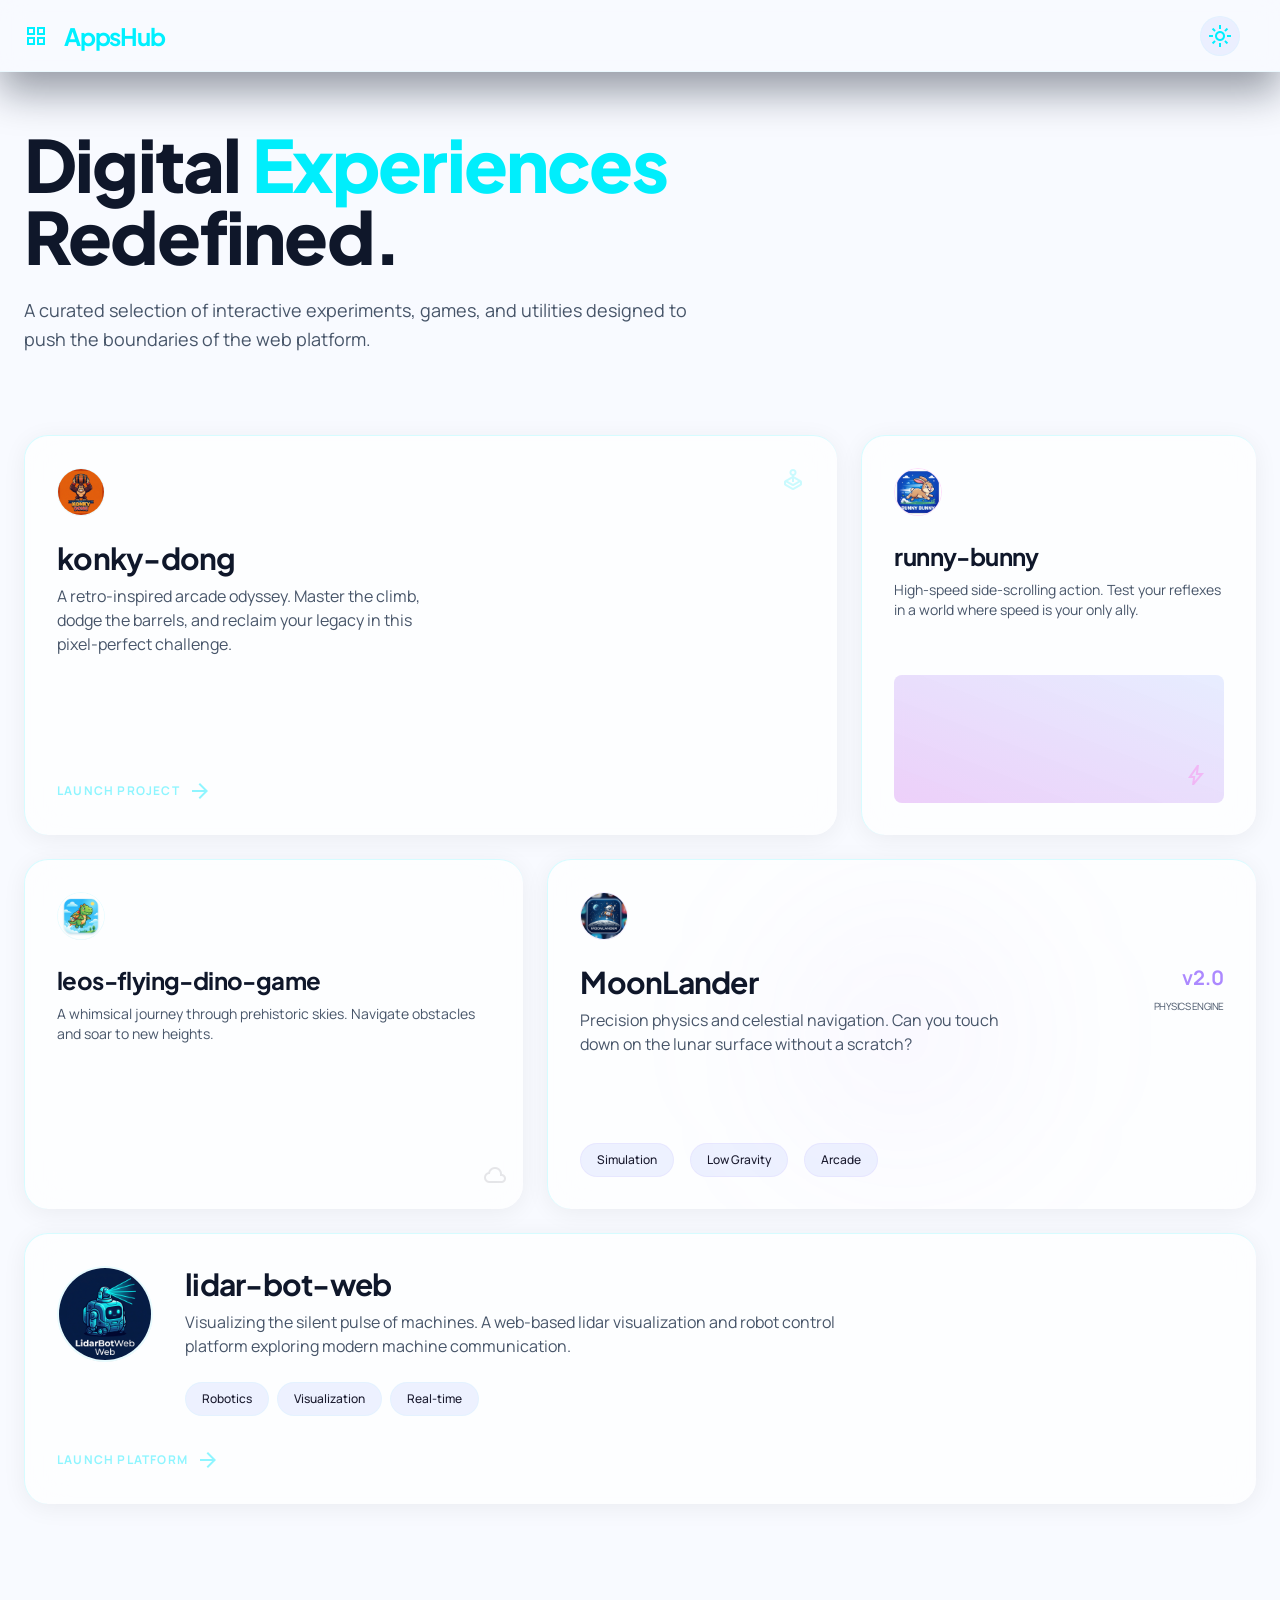
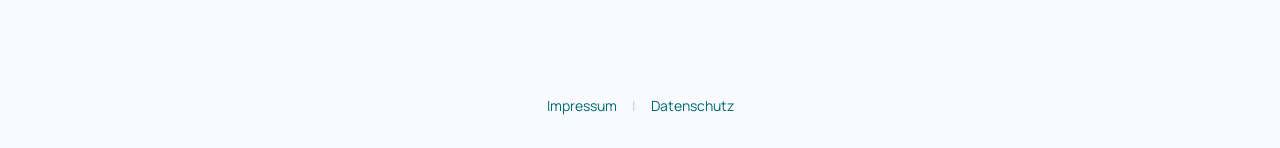
<file: index.html>
<!DOCTYPE html>
<html class="dark" lang="de">
<head>
<meta charset="utf-8"/>
<meta content="width=device-width, initial-scale=1.0" name="viewport"/>
<title>AppsHub – Game Gallery</title>
<meta name="description" content="A curated gallery of interactive web games and experiments by smeraner. Play Konky Dong, Runny Bunny, Leo's Flying Dino Game, and MoonLander directly in your browser.">
<!-- All resources self-hosted — zero external requests for GDPR compliance -->
<link rel="stylesheet" href="style.css">
<link rel="stylesheet" href="fonts.css">
<link rel="manifest" href="manifest.json">
<link rel="icon" type="image/x-icon" href="favicon.ico">
<link rel="icon" type="image/png" sizes="32x32" href="assets/favicon.png">
<link rel="apple-touch-icon" href="assets/favicon.png">
<meta name="theme-color" content="#060e20">
<script>
    if ('serviceWorker' in navigator) {
        window.addEventListener('load', () => {
            navigator.serviceWorker.register('sw.js');
        });
    }

    // OS preference for dark mode
    if (localStorage.theme === 'dark' || (!('theme' in localStorage) && window.matchMedia('(prefers-color-scheme: dark)').matches)) {
        document.documentElement.classList.add('dark');
    } else {
        document.documentElement.classList.remove('dark');
    }

    function toggleTheme() {
        const icon = document.getElementById('theme-icon');
        if (document.documentElement.classList.contains('dark')) {
            document.documentElement.classList.remove('dark');
            localStorage.theme = 'light';
            if (icon) icon.textContent = 'dark_mode';
        } else {
            document.documentElement.classList.add('dark');
            localStorage.theme = 'dark';
            if (icon) icon.textContent = 'light_mode';
        }
    }
</script>
<style>
    body {
        background-color: #060e20;
        color: #dee5ff;
        font-family: 'Manrope', sans-serif;
        overflow-x: hidden;
        min-height: max(884px, 100dvh);
    }
    .glass-card {
        background: rgba(15, 25, 48, 0.6);
        backdrop-filter: blur(20px);
        border-top: 1px solid rgba(143, 245, 255, 0.1);
        border-left: 1px solid rgba(143, 245, 255, 0.1);
    }
    /* Light mode overrides */
    html:not(.dark) body {
        background-color: #f8faff;
        color: #1a1a2e;
    }
    html:not(.dark) .glass-card {
        background: rgba(255, 255, 255, 0.7);
        border-top: 1px solid rgba(0, 240, 255, 0.15);
        border-left: 1px solid rgba(0, 240, 255, 0.15);
        box-shadow: 0 4px 24px rgba(0, 0, 0, 0.06);
    }
    html:not(.dark) .text-on-surface,
    html:not(.dark) .font-headline { color: #0f172a; }
    html:not(.dark) .text-on-surface-variant { color: #475569; }
    html:not(.dark) header { background: rgba(248, 250, 255, 0.7) !important; }
    html:not(.dark) nav { background: rgba(248, 250, 255, 0.85) !important; }
    html:not(.dark) .bg-surface-container-high { background: rgba(226, 232, 255, 0.6); }
    html:not(.dark) .bg-surface-container-highest { background: rgba(210, 220, 255, 0.5); }
    html:not(.dark) footer { color: #475569; }
    html:not(.dark) footer a { color: #006a71; }
</style>
</head>
<body class="min-h-screen selection:bg-primary selection:text-on-primary">
<!-- TopAppBar Shell -->
<header class="fixed top-0 w-full z-50 flex justify-between items-center px-6 py-4 bg-[#060e20]/60 backdrop-blur-md shadow-[0_20px_40px_rgba(6,14,32,0.4)]">
<div class="flex items-center gap-4">
<span class="material-symbols-outlined text-[#00F0FF] text-2xl">grid_view</span>
<h1 class="font-['Plus_Jakarta_Sans'] tracking-tighter text-2xl font-bold text-[#00F0FF]">AppsHub</h1>
</div>
<button id="theme-toggle" onclick="toggleTheme()" aria-label="Farbschema wechseln" class="ml-auto mr-4 w-10 h-10 rounded-full flex items-center justify-center bg-surface-container-high border border-primary/10 active:scale-95 transition-transform text-[#00F0FF]">
    <span id="theme-icon" class="material-symbols-outlined">light_mode</span>
</button>
<div class="absolute bottom-0 left-0 right-0 bg-gradient-to-b from-[#00F0FF]/10 to-transparent h-[1px]"></div>
</header>
<main class="pt-32 pb-40 px-6 max-w-7xl mx-auto">
<!-- Hero Section -->
<section class="mb-20 text-center md:text-left">
<h2 class="font-headline text-5xl md:text-7xl font-extrabold tracking-tight mb-6 text-on-surface">
                Digital <span class="text-primary-fixed">Experiences</span><br/>Redefined.
            </h2>
<p class="font-body text-on-surface-variant text-lg max-w-2xl leading-relaxed">
                A curated selection of interactive experiments, games, and utilities designed to push the boundaries of the web platform.
            </p>
</section>
<!-- Project Grid (Asymmetrical Bento-inspired Layout) -->
<div class="grid grid-cols-1 md:grid-cols-12 gap-6">
<!-- Card 1: konky-dong -->
<a id="card-konky-dong" class="md:col-span-8 group relative overflow-hidden glass-card rounded-xl p-8 flex flex-col justify-between min-h-[400px] transition-all duration-500 hover:shadow-[0_0_50px_rgba(0,240,255,0.15)] active:scale-[0.98]" href="https://smeraner.github.io/konky-dong">
<div class="absolute top-0 right-0 p-8">
<span class="material-symbols-outlined text-primary-fixed text-6xl opacity-20 group-hover:opacity-40 transition-opacity">joystick</span>
</div>
<div class="relative z-10">
<div class="w-12 h-12 rounded-full flex items-center justify-center mb-6 overflow-hidden">
<img src="assets/konky_dong_icon_1775982414871.png" alt="konky-dong" class="w-full h-full object-cover shadow-lg border border-primary/20 rounded-full" loading="lazy">
</div>
<h3 class="font-headline text-3xl font-bold text-on-surface mb-2 tracking-tight">konky-dong</h3>
<p class="font-body text-on-surface-variant max-w-sm">A retro-inspired arcade odyssey. Master the climb, dodge the barrels, and reclaim your legacy in this pixel-perfect challenge.</p>
</div>
<div class="flex items-center gap-2 text-primary font-bold tracking-widest text-xs uppercase pt-8">
<span>Launch Project</span>
<span class="material-symbols-outlined text-sm">arrow_forward</span>
</div>
<div class="absolute inset-0 bg-gradient-to-br from-primary/5 to-transparent opacity-0 group-hover:opacity-100 transition-opacity"></div>
</a>
<!-- Card 2: runny-bunny -->
<a id="card-runny-bunny" class="md:col-span-4 group relative overflow-hidden glass-card rounded-xl p-8 flex flex-col justify-between min-h-[400px] transition-all duration-500 hover:shadow-[0_0_50px_rgba(255,89,227,0.15)] active:scale-[0.98]" href="https://smeraner.github.io/runny-bunny">
<div class="relative z-10">
<div class="w-12 h-12 rounded-full flex items-center justify-center mb-6 overflow-hidden">
<img src="assets/runny_bunny_icon_1775982430842.png" alt="runny-bunny" class="w-full h-full object-cover shadow-lg border border-secondary/20 rounded-full" loading="lazy">
</div>
<h3 class="font-headline text-2xl font-bold text-on-surface mb-2 tracking-tight">runny-bunny</h3>
<p class="font-body text-on-surface-variant text-sm">High-speed side-scrolling action. Test your reflexes in a world where speed is your only ally.</p>
</div>
<div class="relative mt-8 h-32 rounded-lg bg-surface-container-highest overflow-hidden">
<div class="absolute inset-0 bg-gradient-to-tr from-secondary/20 to-transparent"></div>
<span class="absolute bottom-4 right-4 material-symbols-outlined text-secondary/30 text-4xl">bolt</span>
</div>
<div class="absolute inset-0 bg-gradient-to-br from-secondary/5 to-transparent opacity-0 group-hover:opacity-100 transition-opacity"></div>
</a>
<!-- Card 3: leos-flying-dino-game -->
<a id="card-leos-dino" class="md:col-span-5 group relative overflow-hidden glass-card rounded-xl p-8 flex flex-col justify-between min-h-[350px] transition-all duration-500 hover:shadow-[0_0_50px_rgba(143,245,255,0.1)] active:scale-[0.98]" href="https://smeraner.github.io/leos-flying-dino-game">
<div class="relative z-10">
<div class="w-12 h-12 rounded-full flex items-center justify-center mb-6 overflow-hidden">
<img src="assets/leos_dino_icon_1775982445099.png" alt="leos-flying-dino-game" class="w-full h-full object-cover shadow-lg border border-primary/20 rounded-full" loading="lazy">
</div>
<h3 class="font-headline text-2xl font-bold text-on-surface mb-2 tracking-tight">leos-flying-dino-game</h3>
<p class="font-body text-on-surface-variant text-sm">A whimsical journey through prehistoric skies. Navigate obstacles and soar to new heights.</p>
</div>
<div class="absolute bottom-0 right-0 opacity-10 group-hover:opacity-20 transition-opacity p-4">
<span class="material-symbols-outlined text-9xl">cloud</span>
</div>
</a>
<!-- Card 4: MoonLander -->
<a id="card-moonlander" class="md:col-span-7 group relative overflow-hidden glass-card rounded-xl p-8 flex flex-col justify-between min-h-[350px] transition-all duration-500 hover:shadow-[0_0_50px_rgba(177,144,255,0.15)] active:scale-[0.98]" href="https://smeraner.github.io/MoonLander">
<div class="absolute top-0 right-0 w-full h-full">
<div class="absolute top-1/2 left-1/2 -translate-x-1/2 -translate-y-1/2 w-64 h-64 bg-tertiary/5 rounded-full blur-[80px]"></div>
</div>
<div class="relative z-10">
<div class="w-12 h-12 rounded-full flex items-center justify-center mb-6 overflow-hidden">
<img src="assets/moonlander_icon_1775982461334.png" alt="MoonLander" class="w-full h-full object-cover shadow-lg border border-tertiary/20 rounded-full" loading="lazy">
</div>
<div class="flex justify-between items-start">
<div>
<h3 class="font-headline text-3xl font-bold text-on-surface mb-2 tracking-tight">MoonLander</h3>
<p class="font-body text-on-surface-variant max-w-md">Precision physics and celestial navigation. Can you touch down on the lunar surface without a scratch?</p>
</div>
<div class="hidden sm:block text-right">
<span class="block text-tertiary font-bold text-xl">v2.0</span>
<span class="text-on-surface-variant text-[10px] uppercase tracking-tighter">Physics Engine</span>
</div>
</div>
</div>
<div class="relative z-10 flex gap-4 pt-6 overflow-hidden">
<div class="px-4 py-2 rounded-full bg-surface-container-high text-xs font-medium border border-tertiary/10">Simulation</div>
<div class="px-4 py-2 rounded-full bg-surface-container-high text-xs font-medium border border-tertiary/10">Low Gravity</div>
<div class="px-4 py-2 rounded-full bg-surface-container-high text-xs font-medium border border-tertiary/10">Arcade</div>
</div>
</a>
<!-- Card 5: lidar-bot-web -->
<a id="card-lidar-bot-web" class="md:col-span-12 group relative overflow-hidden glass-card rounded-xl p-8 flex flex-col justify-between min-h-[300px] transition-all duration-500 hover:shadow-[0_0_50px_rgba(0,240,255,0.15)] active:scale-[0.98]" href="https://smeraner.github.io/lidar-bot-web">
<div class="relative z-10 flex flex-col md:flex-row gap-8 items-center md:items-start text-center md:text-left">
<div class="w-24 h-24 rounded-full flex-shrink-0 flex items-center justify-center overflow-hidden">
<img src="assets/lidar-bot-web_icon.png" alt="lidar-bot-web" class="w-full h-full object-cover shadow-lg border-2 border-primary/20 rounded-full" loading="lazy">
</div>
<div class="relative z-10">
<h3 class="font-headline text-3xl font-bold text-on-surface mb-2 tracking-tight">lidar-bot-web</h3>
<p class="font-body text-on-surface-variant max-w-2xl">Visualizing the silent pulse of machines. A web-based lidar visualization and robot control platform exploring modern machine communication.</p>
<div class="mt-6 flex flex-wrap gap-2 justify-center md:justify-start">
<div class="px-4 py-2 rounded-full bg-surface-container-high text-xs font-medium border border-primary/10">Robotics</div>
<div class="px-4 py-2 rounded-full bg-surface-container-high text-xs font-medium border border-primary/10">Visualization</div>
<div class="px-4 py-2 rounded-full bg-surface-container-high text-xs font-medium border border-primary/10">Real-time</div>
</div>
</div>
</div>
<div class="flex items-center gap-2 text-primary font-bold tracking-widest text-xs uppercase pt-8">
<span>Launch Platform</span>
<span class="material-symbols-outlined text-sm">arrow_forward</span>
</div>
<div class="absolute inset-0 bg-gradient-to-br from-primary/5 to-transparent opacity-0 group-hover:opacity-100 transition-opacity"></div>
</a>
</div>
</main>

<!-- Footer with legal links -->
<footer class="text-center py-8 px-6 text-sm text-on-surface-variant font-body" style="font-family: 'Manrope', sans-serif;">
  <a href="impressum.html" class="text-primary-dim hover:underline mx-3">Impressum</a>
  <span class="opacity-30">|</span>
  <a href="datenschutz.html" class="text-primary-dim hover:underline mx-3">Datenschutz</a>
</footer>
</body>
</html>
</file>
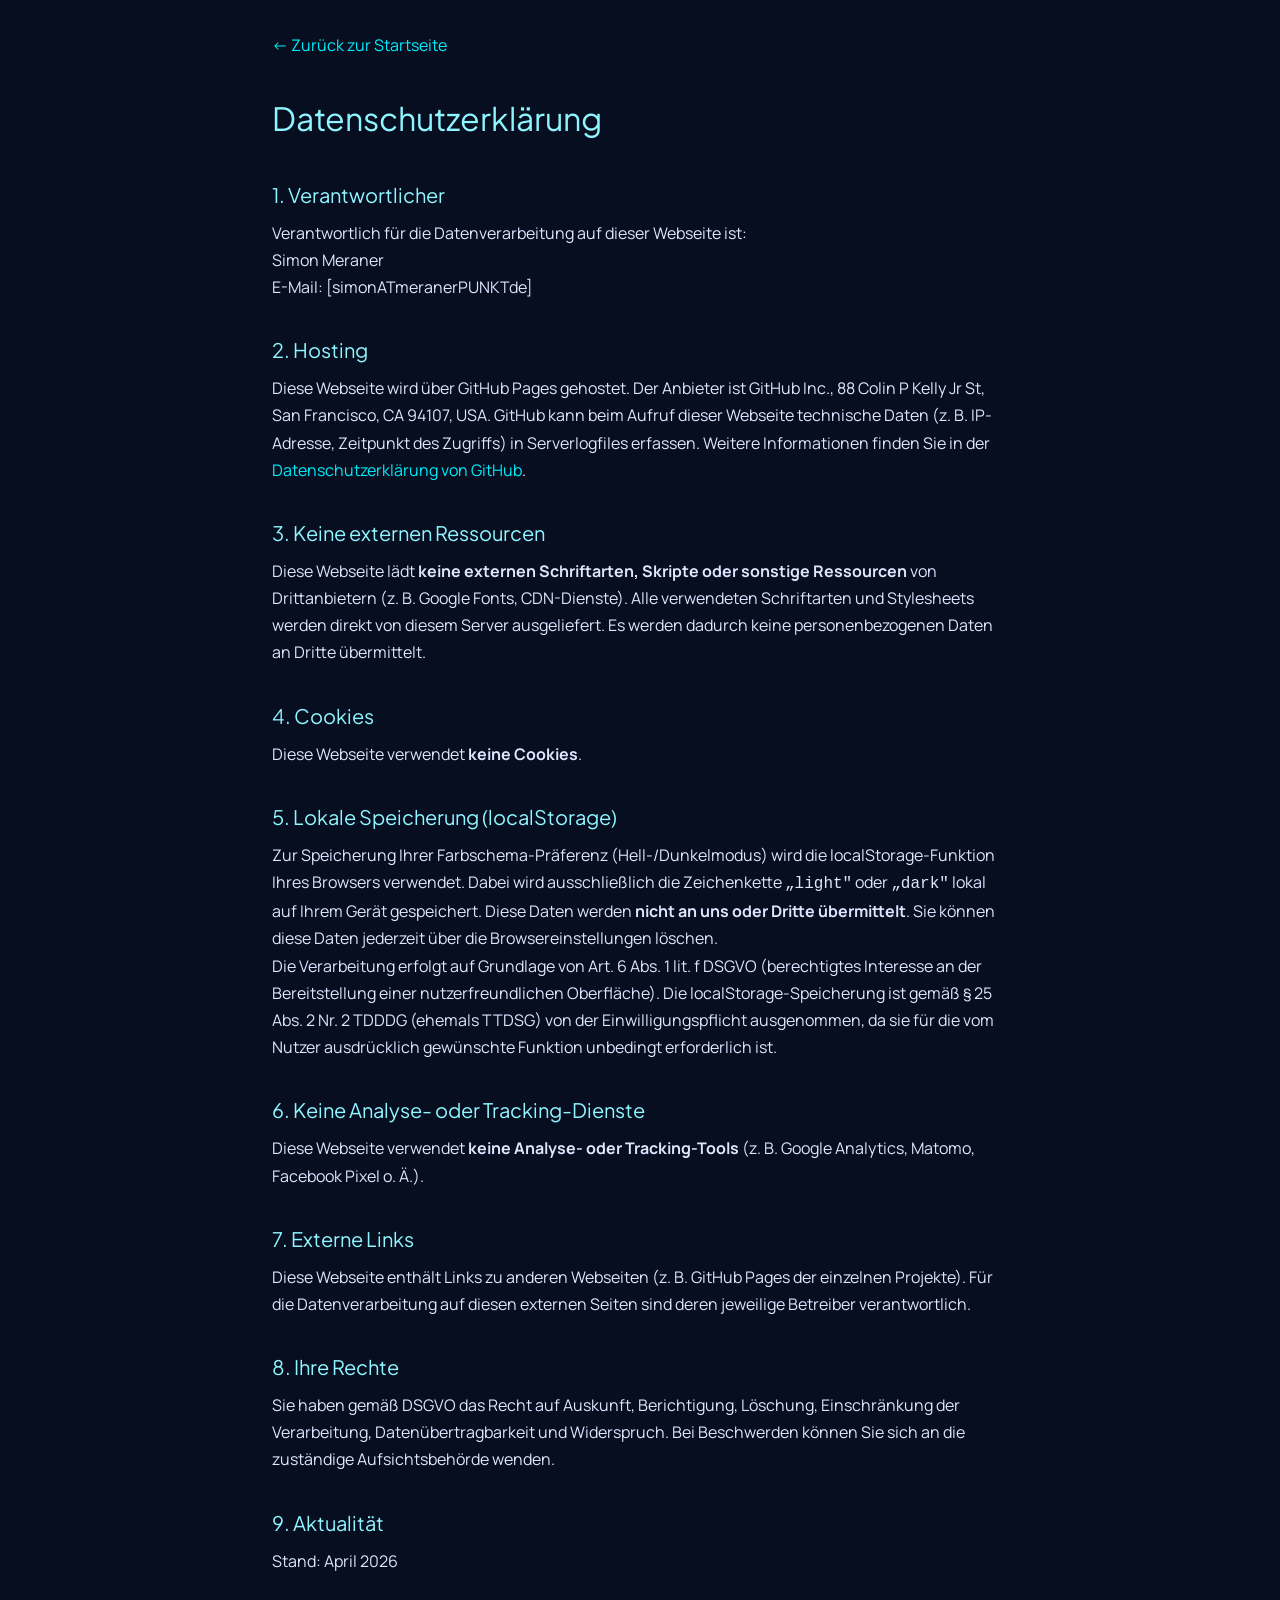
<file: datenschutz.html>
<!DOCTYPE html>
<html lang="de">

<head>
  <meta charset="utf-8" />
  <meta content="width=device-width, initial-scale=1.0" name="viewport" />
  <title>Datenschutzerklärung – AppsHub</title>
  <link rel="stylesheet" href="style.css">
  <link rel="stylesheet" href="fonts.css">
  <link rel="icon" type="image/x-icon" href="favicon.ico">
  <link rel="icon" type="image/png" sizes="32x32" href="assets/favicon.png">
  <link rel="apple-touch-icon" href="assets/favicon.png">
  <style>
    body {
      background-color: #060e20;
      color: #dee5ff;
      font-family: 'Manrope', sans-serif;
      padding: 2rem;
      max-width: 800px;
      margin: 0 auto;
      line-height: 1.7;
    }

    h1,
    h2 {
      font-family: 'Plus Jakarta Sans', sans-serif;
      color: #8ff5ff;
    }

    h1 {
      font-size: 2rem;
      margin-bottom: 1.5rem;
    }

    h2 {
      font-size: 1.25rem;
      margin-top: 2rem;
      margin-bottom: 0.5rem;
    }

    a {
      color: #00eefc;
    }

    .back {
      display: inline-block;
      margin-bottom: 2rem;
      text-decoration: none;
    }
  </style>
</head>

<body>
  <a class="back" href="index.html">← Zurück zur Startseite</a>
  <h1>Datenschutzerklärung</h1>

  <h2>1. Verantwortlicher</h2>
  <p>
    Verantwortlich für die Datenverarbeitung auf dieser Webseite ist:<br>
    Simon Meraner<br>
    E-Mail: [simonATmeranerPUNKTde]
  </p>

  <h2>2. Hosting</h2>
  <p>
    Diese Webseite wird über GitHub Pages gehostet. Der Anbieter ist GitHub Inc., 88 Colin P Kelly Jr St, San Francisco,
    CA 94107, USA. GitHub kann beim Aufruf dieser Webseite technische Daten (z.&nbsp;B. IP-Adresse, Zeitpunkt des
    Zugriffs) in Serverlogfiles erfassen. Weitere Informationen finden Sie in der
    <a href="https://docs.github.com/en/site-policy/privacy-policies/github-general-privacy-statement"
      rel="noopener noreferrer" target="_blank">Datenschutzerklärung von GitHub</a>.
  </p>

  <h2>3. Keine externen Ressourcen</h2>
  <p>
    Diese Webseite lädt <strong>keine externen Schriftarten, Skripte oder sonstige Ressourcen</strong> von
    Drittanbietern
    (z.&nbsp;B. Google Fonts, CDN-Dienste). Alle verwendeten Schriftarten und Stylesheets werden direkt von diesem
    Server
    ausgeliefert. Es werden dadurch keine personenbezogenen Daten an Dritte übermittelt.
  </p>

  <h2>4. Cookies</h2>
  <p>
    Diese Webseite verwendet <strong>keine Cookies</strong>.
  </p>

  <h2>5. Lokale Speicherung (localStorage)</h2>
  <p>
    Zur Speicherung Ihrer Farbschema-Präferenz (Hell-/Dunkelmodus) wird die localStorage-Funktion Ihres Browsers
    verwendet. Dabei wird ausschließlich die Zeichenkette <code>„light"</code> oder <code>„dark"</code> lokal auf Ihrem
    Gerät gespeichert. Diese Daten werden <strong>nicht an uns oder Dritte übermittelt</strong>. Sie können diese Daten
    jederzeit über die Browsereinstellungen löschen.
  </p>
  <p>
    Die Verarbeitung erfolgt auf Grundlage von Art. 6 Abs. 1 lit. f DSGVO (berechtigtes Interesse an der Bereitstellung
    einer nutzerfreundlichen Oberfläche). Die localStorage-Speicherung ist gemäß § 25 Abs. 2 Nr. 2 TDDDG (ehemals TTDSG)
    von der Einwilligungspflicht ausgenommen, da sie für die vom Nutzer ausdrücklich gewünschte Funktion unbedingt
    erforderlich ist.
  </p>

  <h2>6. Keine Analyse- oder Tracking-Dienste</h2>
  <p>
    Diese Webseite verwendet <strong>keine Analyse- oder Tracking-Tools</strong> (z.&nbsp;B. Google Analytics, Matomo,
    Facebook Pixel o.&nbsp;Ä.).
  </p>

  <h2>7. Externe Links</h2>
  <p>
    Diese Webseite enthält Links zu anderen Webseiten (z.&nbsp;B. GitHub Pages der einzelnen Projekte). Für die
    Datenverarbeitung auf diesen externen Seiten sind deren jeweilige Betreiber verantwortlich.
  </p>

  <h2>8. Ihre Rechte</h2>
  <p>
    Sie haben gemäß DSGVO das Recht auf Auskunft, Berichtigung, Löschung, Einschränkung der Verarbeitung,
    Datenübertragbarkeit und Widerspruch. Bei Beschwerden können Sie sich an die zuständige Aufsichtsbehörde wenden.
  </p>

  <h2>9. Aktualität</h2>
  <p>
    Stand: April 2026
  </p>
</body>

</html>
</file>
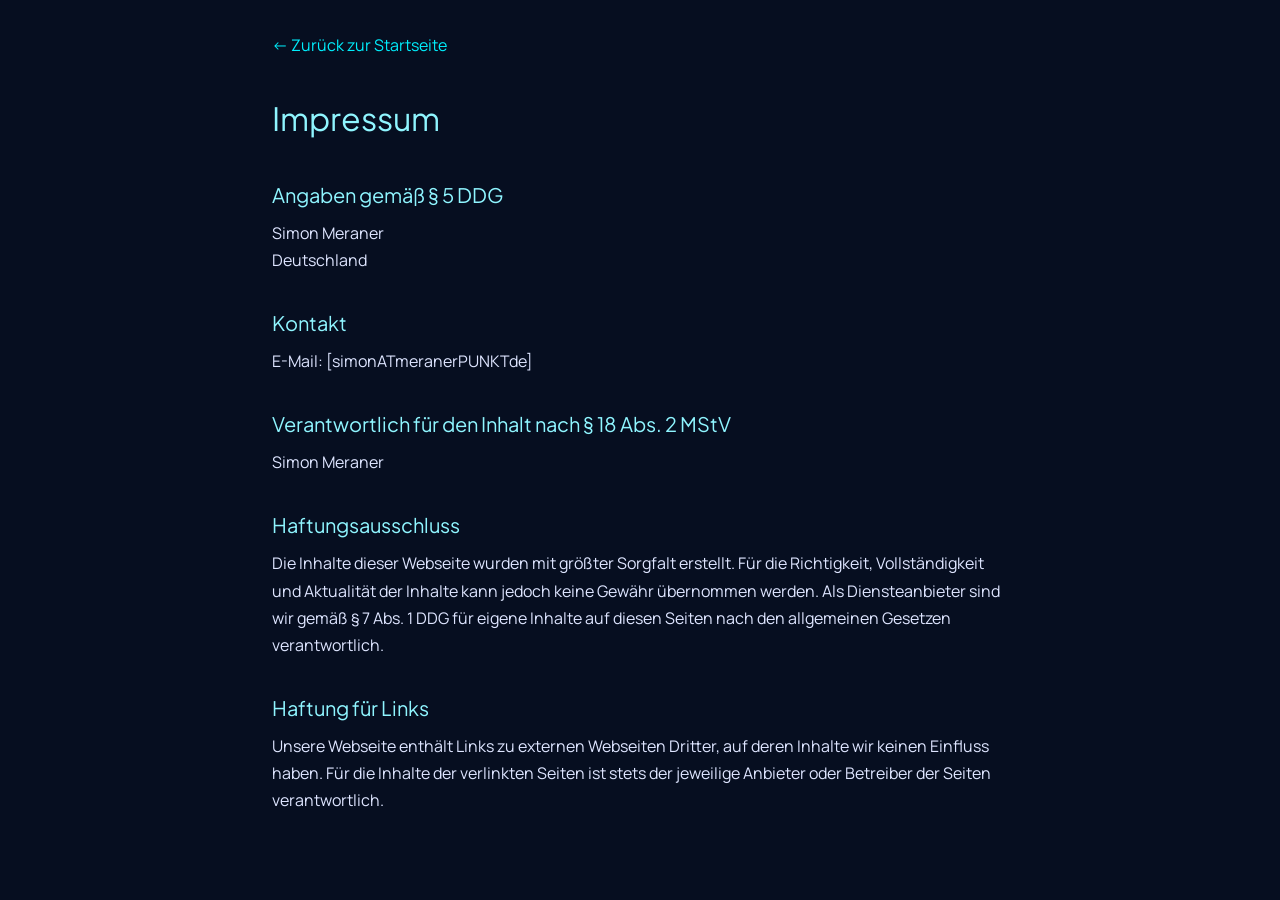
<file: impressum.html>
<!DOCTYPE html>
<html lang="de">

<head>
  <meta charset="utf-8" />
  <meta content="width=device-width, initial-scale=1.0" name="viewport" />
  <title>Impressum – AppsHub</title>
  <link rel="stylesheet" href="style.css">
  <link rel="stylesheet" href="fonts.css">
  <link rel="icon" type="image/x-icon" href="favicon.ico">
  <link rel="icon" type="image/png" sizes="32x32" href="assets/favicon.png">
  <link rel="apple-touch-icon" href="assets/favicon.png">
  <style>
    body {
      background-color: #060e20;
      color: #dee5ff;
      font-family: 'Manrope', sans-serif;
      padding: 2rem;
      max-width: 800px;
      margin: 0 auto;
      line-height: 1.7;
    }

    h1,
    h2 {
      font-family: 'Plus Jakarta Sans', sans-serif;
      color: #8ff5ff;
    }

    h1 {
      font-size: 2rem;
      margin-bottom: 1.5rem;
    }

    h2 {
      font-size: 1.25rem;
      margin-top: 2rem;
      margin-bottom: 0.5rem;
    }

    a {
      color: #00eefc;
    }

    .back {
      display: inline-block;
      margin-bottom: 2rem;
      text-decoration: none;
    }
  </style>
</head>

<body>
  <a class="back" href="index.html">← Zurück zur Startseite</a>
  <h1>Impressum</h1>

  <h2>Angaben gemäß § 5 DDG</h2>
  <p>
    Simon Meraner<br>
    Deutschland
  </p>

  <h2>Kontakt</h2>
  <p>
    E-Mail: [simonATmeranerPUNKTde]
  </p>

  <h2>Verantwortlich für den Inhalt nach § 18 Abs. 2 MStV</h2>
  <p>
    Simon Meraner<br>
  </p>

  <h2>Haftungsausschluss</h2>
  <p>
    Die Inhalte dieser Webseite wurden mit größter Sorgfalt erstellt. Für die Richtigkeit, Vollständigkeit und
    Aktualität
    der Inhalte kann jedoch keine Gewähr übernommen werden. Als Diensteanbieter sind wir gemäß § 7 Abs. 1 DDG für eigene
    Inhalte auf diesen Seiten nach den allgemeinen Gesetzen verantwortlich.
  </p>

  <h2>Haftung für Links</h2>
  <p>
    Unsere Webseite enthält Links zu externen Webseiten Dritter, auf deren Inhalte wir keinen Einfluss haben. Für die
    Inhalte der verlinkten Seiten ist stets der jeweilige Anbieter oder Betreiber der Seiten verantwortlich.
  </p>
</body>

</html>
</file>
<file: style.css>
*,:after,:before{--tw-border-spacing-x:0;--tw-border-spacing-y:0;--tw-translate-x:0;--tw-translate-y:0;--tw-rotate:0;--tw-skew-x:0;--tw-skew-y:0;--tw-scale-x:1;--tw-scale-y:1;--tw-pan-x: ;--tw-pan-y: ;--tw-pinch-zoom: ;--tw-scroll-snap-strictness:proximity;--tw-gradient-from-position: ;--tw-gradient-via-position: ;--tw-gradient-to-position: ;--tw-ordinal: ;--tw-slashed-zero: ;--tw-numeric-figure: ;--tw-numeric-spacing: ;--tw-numeric-fraction: ;--tw-ring-inset: ;--tw-ring-offset-width:0px;--tw-ring-offset-color:#fff;--tw-ring-color:rgba(59,130,246,.5);--tw-ring-offset-shadow:0 0 #0000;--tw-ring-shadow:0 0 #0000;--tw-shadow:0 0 #0000;--tw-shadow-colored:0 0 #0000;--tw-blur: ;--tw-brightness: ;--tw-contrast: ;--tw-grayscale: ;--tw-hue-rotate: ;--tw-invert: ;--tw-saturate: ;--tw-sepia: ;--tw-drop-shadow: ;--tw-backdrop-blur: ;--tw-backdrop-brightness: ;--tw-backdrop-contrast: ;--tw-backdrop-grayscale: ;--tw-backdrop-hue-rotate: ;--tw-backdrop-invert: ;--tw-backdrop-opacity: ;--tw-backdrop-saturate: ;--tw-backdrop-sepia: ;--tw-contain-size: ;--tw-contain-layout: ;--tw-contain-paint: ;--tw-contain-style: }::backdrop{--tw-border-spacing-x:0;--tw-border-spacing-y:0;--tw-translate-x:0;--tw-translate-y:0;--tw-rotate:0;--tw-skew-x:0;--tw-skew-y:0;--tw-scale-x:1;--tw-scale-y:1;--tw-pan-x: ;--tw-pan-y: ;--tw-pinch-zoom: ;--tw-scroll-snap-strictness:proximity;--tw-gradient-from-position: ;--tw-gradient-via-position: ;--tw-gradient-to-position: ;--tw-ordinal: ;--tw-slashed-zero: ;--tw-numeric-figure: ;--tw-numeric-spacing: ;--tw-numeric-fraction: ;--tw-ring-inset: ;--tw-ring-offset-width:0px;--tw-ring-offset-color:#fff;--tw-ring-color:rgba(59,130,246,.5);--tw-ring-offset-shadow:0 0 #0000;--tw-ring-shadow:0 0 #0000;--tw-shadow:0 0 #0000;--tw-shadow-colored:0 0 #0000;--tw-blur: ;--tw-brightness: ;--tw-contrast: ;--tw-grayscale: ;--tw-hue-rotate: ;--tw-invert: ;--tw-saturate: ;--tw-sepia: ;--tw-drop-shadow: ;--tw-backdrop-blur: ;--tw-backdrop-brightness: ;--tw-backdrop-contrast: ;--tw-backdrop-grayscale: ;--tw-backdrop-hue-rotate: ;--tw-backdrop-invert: ;--tw-backdrop-opacity: ;--tw-backdrop-saturate: ;--tw-backdrop-sepia: ;--tw-contain-size: ;--tw-contain-layout: ;--tw-contain-paint: ;--tw-contain-style: }/*! tailwindcss v3.4.19 | MIT License | https://tailwindcss.com*/*,:after,:before{box-sizing:border-box;border:0 solid #e5e7eb}:after,:before{--tw-content:""}:host,html{line-height:1.5;-webkit-text-size-adjust:100%;-moz-tab-size:4;-o-tab-size:4;tab-size:4;font-family:ui-sans-serif,system-ui,sans-serif,Apple Color Emoji,Segoe UI Emoji,Segoe UI Symbol,Noto Color Emoji;font-feature-settings:normal;font-variation-settings:normal;-webkit-tap-highlight-color:transparent}body{margin:0;line-height:inherit}hr{height:0;color:inherit;border-top-width:1px}abbr:where([title]){-webkit-text-decoration:underline dotted;text-decoration:underline dotted}h1,h2,h3,h4,h5,h6{font-size:inherit;font-weight:inherit}a{color:inherit;text-decoration:inherit}b,strong{font-weight:bolder}code,kbd,pre,samp{font-family:ui-monospace,SFMono-Regular,Menlo,Monaco,Consolas,Liberation Mono,Courier New,monospace;font-feature-settings:normal;font-variation-settings:normal;font-size:1em}small{font-size:80%}sub,sup{font-size:75%;line-height:0;position:relative;vertical-align:baseline}sub{bottom:-.25em}sup{top:-.5em}table{text-indent:0;border-color:inherit;border-collapse:collapse}button,input,optgroup,select,textarea{font-family:inherit;font-feature-settings:inherit;font-variation-settings:inherit;font-size:100%;font-weight:inherit;line-height:inherit;letter-spacing:inherit;color:inherit;margin:0;padding:0}button,select{text-transform:none}button,input:where([type=button]),input:where([type=reset]),input:where([type=submit]){-webkit-appearance:button;background-color:transparent;background-image:none}:-moz-focusring{outline:auto}:-moz-ui-invalid{box-shadow:none}progress{vertical-align:baseline}::-webkit-inner-spin-button,::-webkit-outer-spin-button{height:auto}[type=search]{-webkit-appearance:textfield;outline-offset:-2px}::-webkit-search-decoration{-webkit-appearance:none}::-webkit-file-upload-button{-webkit-appearance:button;font:inherit}summary{display:list-item}blockquote,dd,dl,figure,h1,h2,h3,h4,h5,h6,hr,p,pre{margin:0}fieldset{margin:0}fieldset,legend{padding:0}menu,ol,ul{list-style:none;margin:0;padding:0}dialog{padding:0}textarea{resize:vertical}input::-moz-placeholder,textarea::-moz-placeholder{opacity:1;color:#9ca3af}input::placeholder,textarea::placeholder{opacity:1;color:#9ca3af}[role=button],button{cursor:pointer}:disabled{cursor:default}audio,canvas,embed,iframe,img,object,svg,video{display:block;vertical-align:middle}img,video{max-width:100%;height:auto}[hidden]:where(:not([hidden=until-found])){display:none}.fixed{position:fixed}.absolute{position:absolute}.relative{position:relative}.inset-0{inset:0}.bottom-0{bottom:0}.bottom-4{bottom:1rem}.left-0{left:0}.left-1\/2{left:50%}.right-0{right:0}.right-4{right:1rem}.top-0{top:0}.top-1\/2{top:50%}.z-10{z-index:10}.z-50{z-index:50}.mx-3{margin-left:.75rem;margin-right:.75rem}.mx-auto{margin-left:auto;margin-right:auto}.mb-2{margin-bottom:.5rem}.mb-20{margin-bottom:5rem}.mb-6{margin-bottom:1.5rem}.ml-auto{margin-left:auto}.mr-4{margin-right:1rem}.mt-8{margin-top:2rem}.block{display:block}.flex{display:flex}.grid{display:grid}.hidden{display:none}.h-10{height:2.5rem}.h-12{height:3rem}.h-32{height:8rem}.h-64{height:16rem}.h-\[1px\]{height:1px}.h-full{height:100%}.min-h-\[350px\]{min-height:350px}.min-h-\[400px\]{min-height:400px}.min-h-screen{min-height:100vh}.w-10{width:2.5rem}.w-12{width:3rem}.w-64{width:16rem}.w-full{width:100%}.max-w-2xl{max-width:42rem}.max-w-7xl{max-width:80rem}.max-w-md{max-width:28rem}.max-w-sm{max-width:24rem}.-translate-x-1\/2{--tw-translate-x:-50%}.-translate-x-1\/2,.-translate-y-1\/2{transform:translate(var(--tw-translate-x),var(--tw-translate-y)) rotate(var(--tw-rotate)) skewX(var(--tw-skew-x)) skewY(var(--tw-skew-y)) scaleX(var(--tw-scale-x)) scaleY(var(--tw-scale-y))}.-translate-y-1\/2{--tw-translate-y:-50%}.grid-cols-1{grid-template-columns:repeat(1,minmax(0,1fr))}.flex-col{flex-direction:column}.items-start{align-items:flex-start}.items-center{align-items:center}.justify-center{justify-content:center}.justify-between{justify-content:space-between}.gap-2{gap:.5rem}.gap-4{gap:1rem}.gap-6{gap:1.5rem}.overflow-hidden{overflow:hidden}.rounded-full{border-radius:9999px}.rounded-lg{border-radius:.5rem}.rounded-xl{border-radius:1.5rem}.border{border-width:1px}.border-primary\/10{border-color:rgba(143,245,255,.1)}.border-primary\/20{border-color:rgba(143,245,255,.2)}.border-secondary\/20{border-color:rgba(255,89,227,.2)}.border-tertiary\/10{border-color:rgba(172,137,255,.1)}.border-tertiary\/20{border-color:rgba(172,137,255,.2)}.bg-\[\#060e20\]\/60{background-color:rgba(6,14,32,.6)}.bg-surface-container-high{--tw-bg-opacity:1;background-color:rgb(20 31 56/var(--tw-bg-opacity,1))}.bg-surface-container-highest{--tw-bg-opacity:1;background-color:rgb(25 37 64/var(--tw-bg-opacity,1))}.bg-tertiary\/5{background-color:rgba(172,137,255,.05)}.bg-gradient-to-b{background-image:linear-gradient(to bottom,var(--tw-gradient-stops))}.bg-gradient-to-br{background-image:linear-gradient(to bottom right,var(--tw-gradient-stops))}.bg-gradient-to-tr{background-image:linear-gradient(to top right,var(--tw-gradient-stops))}.from-\[\#00F0FF\]\/10{--tw-gradient-from:rgba(0,240,255,.1) var(--tw-gradient-from-position);--tw-gradient-to:rgba(0,240,255,0) var(--tw-gradient-to-position);--tw-gradient-stops:var(--tw-gradient-from),var(--tw-gradient-to)}.from-primary\/5{--tw-gradient-from:rgba(143,245,255,.05) var(--tw-gradient-from-position);--tw-gradient-to:rgba(143,245,255,0) var(--tw-gradient-to-position);--tw-gradient-stops:var(--tw-gradient-from),var(--tw-gradient-to)}.from-secondary\/20{--tw-gradient-from:rgba(255,89,227,.2) var(--tw-gradient-from-position);--tw-gradient-to:rgba(255,89,227,0) var(--tw-gradient-to-position);--tw-gradient-stops:var(--tw-gradient-from),var(--tw-gradient-to)}.from-secondary\/5{--tw-gradient-from:rgba(255,89,227,.05) var(--tw-gradient-from-position);--tw-gradient-to:rgba(255,89,227,0) var(--tw-gradient-to-position);--tw-gradient-stops:var(--tw-gradient-from),var(--tw-gradient-to)}.to-transparent{--tw-gradient-to:transparent var(--tw-gradient-to-position)}.gap-8{gap:2rem}.w-24{width:6rem}.h-24{height:6rem}.flex-shrink-0{flex-shrink:0}.border-2{border-width:2px}.mt-6{margin-top:1.5rem}.flex-wrap{flex-wrap:wrap}.object-cover{-o-object-fit:cover;object-fit:cover}.p-4{padding:1rem}.p-8{padding:2rem}.px-4{padding-left:1rem;padding-right:1rem}.px-6{padding-left:1.5rem;padding-right:1.5rem}.py-2{padding-top:.5rem;padding-bottom:.5rem}.py-4{padding-top:1rem;padding-bottom:1rem}.py-8{padding-top:2rem;padding-bottom:2rem}.pb-40{padding-bottom:10rem}.pt-32{padding-top:8rem}.pt-6{padding-top:1.5rem}.pt-8{padding-top:2rem}.text-center{text-align:center}.text-right{text-align:right}.font-\[\'Plus_Jakarta_Sans\'\]{font-family:Plus Jakarta Sans}.font-body{font-family:Manrope}.font-headline{font-family:Plus Jakarta Sans}.text-2xl{font-size:1.5rem;line-height:2rem}.text-3xl{font-size:1.875rem;line-height:2.25rem}.text-4xl{font-size:2.25rem;line-height:2.5rem}.text-5xl{font-size:3rem;line-height:1}.text-6xl{font-size:3.75rem;line-height:1}.text-9xl{font-size:8rem;line-height:1}.text-\[10px\]{font-size:10px}.text-lg{font-size:1.125rem;line-height:1.75rem}.text-sm{font-size:.875rem;line-height:1.25rem}.text-xl{font-size:1.25rem;line-height:1.75rem}.text-xs{font-size:.75rem;line-height:1rem}.font-bold{font-weight:700}.font-extrabold{font-weight:800}.font-medium{font-weight:500}.uppercase{text-transform:uppercase}.leading-relaxed{line-height:1.625}.tracking-tight{letter-spacing:-.025em}.tracking-tighter{letter-spacing:-.05em}.tracking-widest{letter-spacing:.1em}.text-\[\#00F0FF\]{--tw-text-opacity:1;color:rgb(0 240 255/var(--tw-text-opacity,1))}.text-on-surface{--tw-text-opacity:1;color:rgb(222 229 255/var(--tw-text-opacity,1))}.text-on-surface-variant{--tw-text-opacity:1;color:rgb(163 170 196/var(--tw-text-opacity,1))}.text-primary{--tw-text-opacity:1;color:rgb(143 245 255/var(--tw-text-opacity,1))}.text-primary-dim{--tw-text-opacity:1;color:rgb(0 222 236/var(--tw-text-opacity,1))}.text-primary-fixed{--tw-text-opacity:1;color:rgb(0 238 252/var(--tw-text-opacity,1))}.text-secondary\/30{color:rgba(255,89,227,.3)}.text-tertiary{--tw-text-opacity:1;color:rgb(172 137 255/var(--tw-text-opacity,1))}.opacity-0{opacity:0}.opacity-10{opacity:.1}.opacity-20{opacity:.2}.opacity-30{opacity:.3}.shadow-\[0_20px_40px_rgba\(6\2c 14\2c 32\2c 0\.4\)\]{--tw-shadow:0 20px 40px rgba(6,14,32,.4);--tw-shadow-colored:0 20px 40px var(--tw-shadow-color)}.shadow-\[0_20px_40px_rgba\(6\2c 14\2c 32\2c 0\.4\)\],.shadow-lg{box-shadow:var(--tw-ring-offset-shadow,0 0 #0000),var(--tw-ring-shadow,0 0 #0000),var(--tw-shadow)}.shadow-lg{--tw-shadow:0 10px 15px -3px rgba(0,0,0,.1),0 4px 6px -4px rgba(0,0,0,.1);--tw-shadow-colored:0 10px 15px -3px var(--tw-shadow-color),0 4px 6px -4px var(--tw-shadow-color)}.blur{--tw-blur:blur(8px)}.blur,.blur-\[80px\]{filter:var(--tw-blur) var(--tw-brightness) var(--tw-contrast) var(--tw-grayscale) var(--tw-hue-rotate) var(--tw-invert) var(--tw-saturate) var(--tw-sepia) var(--tw-drop-shadow)}.blur-\[80px\]{--tw-blur:blur(80px)}.backdrop-blur-md{--tw-backdrop-blur:blur(12px)}.backdrop-blur-md,.backdrop-filter{-webkit-backdrop-filter:var(--tw-backdrop-blur) var(--tw-backdrop-brightness) var(--tw-backdrop-contrast) var(--tw-backdrop-grayscale) var(--tw-backdrop-hue-rotate) var(--tw-backdrop-invert) var(--tw-backdrop-opacity) var(--tw-backdrop-saturate) var(--tw-backdrop-sepia);backdrop-filter:var(--tw-backdrop-blur) var(--tw-backdrop-brightness) var(--tw-backdrop-contrast) var(--tw-backdrop-grayscale) var(--tw-backdrop-hue-rotate) var(--tw-backdrop-invert) var(--tw-backdrop-opacity) var(--tw-backdrop-saturate) var(--tw-backdrop-sepia)}.transition-all{transition-property:all;transition-timing-function:cubic-bezier(.4,0,.2,1);transition-duration:.15s}.transition-opacity{transition-property:opacity;transition-timing-function:cubic-bezier(.4,0,.2,1);transition-duration:.15s}.transition-transform{transition-property:transform;transition-timing-function:cubic-bezier(.4,0,.2,1);transition-duration:.15s}.duration-500{transition-duration:.5s}.selection\:bg-primary ::-moz-selection{--tw-bg-opacity:1;background-color:rgb(143 245 255/var(--tw-bg-opacity,1))}.selection\:bg-primary ::selection{--tw-bg-opacity:1;background-color:rgb(143 245 255/var(--tw-bg-opacity,1))}.selection\:text-on-primary ::-moz-selection{--tw-text-opacity:1;color:rgb(0 93 99/var(--tw-text-opacity,1))}.selection\:text-on-primary ::selection{--tw-text-opacity:1;color:rgb(0 93 99/var(--tw-text-opacity,1))}.selection\:bg-primary::-moz-selection{--tw-bg-opacity:1;background-color:rgb(143 245 255/var(--tw-bg-opacity,1))}.selection\:bg-primary::selection{--tw-bg-opacity:1;background-color:rgb(143 245 255/var(--tw-bg-opacity,1))}.selection\:text-on-primary::-moz-selection{--tw-text-opacity:1;color:rgb(0 93 99/var(--tw-text-opacity,1))}.selection\:text-on-primary::selection{--tw-text-opacity:1;color:rgb(0 93 99/var(--tw-text-opacity,1))}.hover\:underline:hover{text-decoration-line:underline}.hover\:shadow-\[0_0_50px_rgba\(0\2c 240\2c 255\2c 0\.15\)\]:hover{--tw-shadow:0 0 50px rgba(0,240,255,.15);--tw-shadow-colored:0 0 50px var(--tw-shadow-color);box-shadow:var(--tw-ring-offset-shadow,0 0 #0000),var(--tw-ring-shadow,0 0 #0000),var(--tw-shadow)}.hover\:shadow-\[0_0_50px_rgba\(143\2c 245\2c 255\2c 0\.1\)\]:hover{--tw-shadow:0 0 50px rgba(143,245,255,.1);--tw-shadow-colored:0 0 50px var(--tw-shadow-color);box-shadow:var(--tw-ring-offset-shadow,0 0 #0000),var(--tw-ring-shadow,0 0 #0000),var(--tw-shadow)}.hover\:shadow-\[0_0_50px_rgba\(177\2c 144\2c 255\2c 0\.15\)\]:hover{--tw-shadow:0 0 50px rgba(177,144,255,.15);--tw-shadow-colored:0 0 50px var(--tw-shadow-color);box-shadow:var(--tw-ring-offset-shadow,0 0 #0000),var(--tw-ring-shadow,0 0 #0000),var(--tw-shadow)}.hover\:shadow-\[0_0_50px_rgba\(255\2c 89\2c 227\2c 0\.15\)\]:hover{--tw-shadow:0 0 50px rgba(255,89,227,.15);--tw-shadow-colored:0 0 50px var(--tw-shadow-color);box-shadow:var(--tw-ring-offset-shadow,0 0 #0000),var(--tw-ring-shadow,0 0 #0000),var(--tw-shadow)}.active\:scale-95:active{--tw-scale-x:.95;--tw-scale-y:.95}.active\:scale-95:active,.active\:scale-\[0\.98\]:active{transform:translate(var(--tw-translate-x),var(--tw-translate-y)) rotate(var(--tw-rotate)) skewX(var(--tw-skew-x)) skewY(var(--tw-skew-y)) scaleX(var(--tw-scale-x)) scaleY(var(--tw-scale-y))}.active\:scale-\[0\.98\]:active{--tw-scale-x:0.98;--tw-scale-y:0.98}.group:hover .group-hover\:opacity-100{opacity:1}.group:hover .group-hover\:opacity-20{opacity:.2}.group:hover .group-hover\:opacity-40{opacity:.4}@media (min-width:640px){.sm\:block{display:block}}@media (min-width:768px){.md\:col-span-4{grid-column:span 4/span 4}.md\:col-span-5{grid-column:span 5/span 5}.md\:col-span-7{grid-column:span 7/span 7}.md\:col-span-8{grid-column:span 8/span 8}.md\:col-span-12{grid-column:span 12/span 12}.md\:grid-cols-12{grid-template-columns:repeat(12,minmax(0,1fr))}.md\:text-left{text-align:left}.md\:flex-row{flex-direction:row}.md\:items-start{align-items:flex-start}.md\:justify-start{justify-content:flex-start}.md\:text-7xl{font-size:4.5rem;line-height:1}}
</file>
<file: fonts.css>
/* Self-hosted Google Fonts — no external requests */

/* Manrope */
@font-face {
  font-family: 'Manrope';
  font-style: normal;
  font-weight: 400;
  font-display: swap;
  src: url(fonts/manrope-400.ttf) format('truetype');
}
@font-face {
  font-family: 'Manrope';
  font-style: normal;
  font-weight: 500;
  font-display: swap;
  src: url(fonts/manrope-500.ttf) format('truetype');
}
@font-face {
  font-family: 'Manrope';
  font-style: normal;
  font-weight: 600;
  font-display: swap;
  src: url(fonts/manrope-600.ttf) format('truetype');
}
@font-face {
  font-family: 'Manrope';
  font-style: normal;
  font-weight: 700;
  font-display: swap;
  src: url(fonts/manrope-700.ttf) format('truetype');
}

/* Plus Jakarta Sans */
@font-face {
  font-family: 'Plus Jakarta Sans';
  font-style: normal;
  font-weight: 400;
  font-display: swap;
  src: url(fonts/plus-jakarta-sans-400.ttf) format('truetype');
}
@font-face {
  font-family: 'Plus Jakarta Sans';
  font-style: normal;
  font-weight: 500;
  font-display: swap;
  src: url(fonts/plus-jakarta-sans-500.ttf) format('truetype');
}
@font-face {
  font-family: 'Plus Jakarta Sans';
  font-style: normal;
  font-weight: 600;
  font-display: swap;
  src: url(fonts/plus-jakarta-sans-600.ttf) format('truetype');
}
@font-face {
  font-family: 'Plus Jakarta Sans';
  font-style: normal;
  font-weight: 700;
  font-display: swap;
  src: url(fonts/plus-jakarta-sans-700.ttf) format('truetype');
}
@font-face {
  font-family: 'Plus Jakarta Sans';
  font-style: normal;
  font-weight: 800;
  font-display: swap;
  src: url(fonts/plus-jakarta-sans-800.ttf) format('truetype');
}

/* Material Symbols Outlined */
@font-face {
  font-family: 'Material Symbols Outlined';
  font-style: normal;
  font-weight: 400;
  font-display: swap;
  src: url(fonts/material-symbols-outlined.ttf) format('truetype');
}

.material-symbols-outlined {
  font-family: 'Material Symbols Outlined';
  font-weight: normal;
  font-style: normal;
  font-size: 24px;
  line-height: 1;
  letter-spacing: normal;
  text-transform: none;
  display: inline-block;
  white-space: nowrap;
  word-wrap: normal;
  direction: ltr;
  font-variation-settings: 'FILL' 0, 'wght' 400, 'GRAD' 0, 'opsz' 24;
}
</file>
